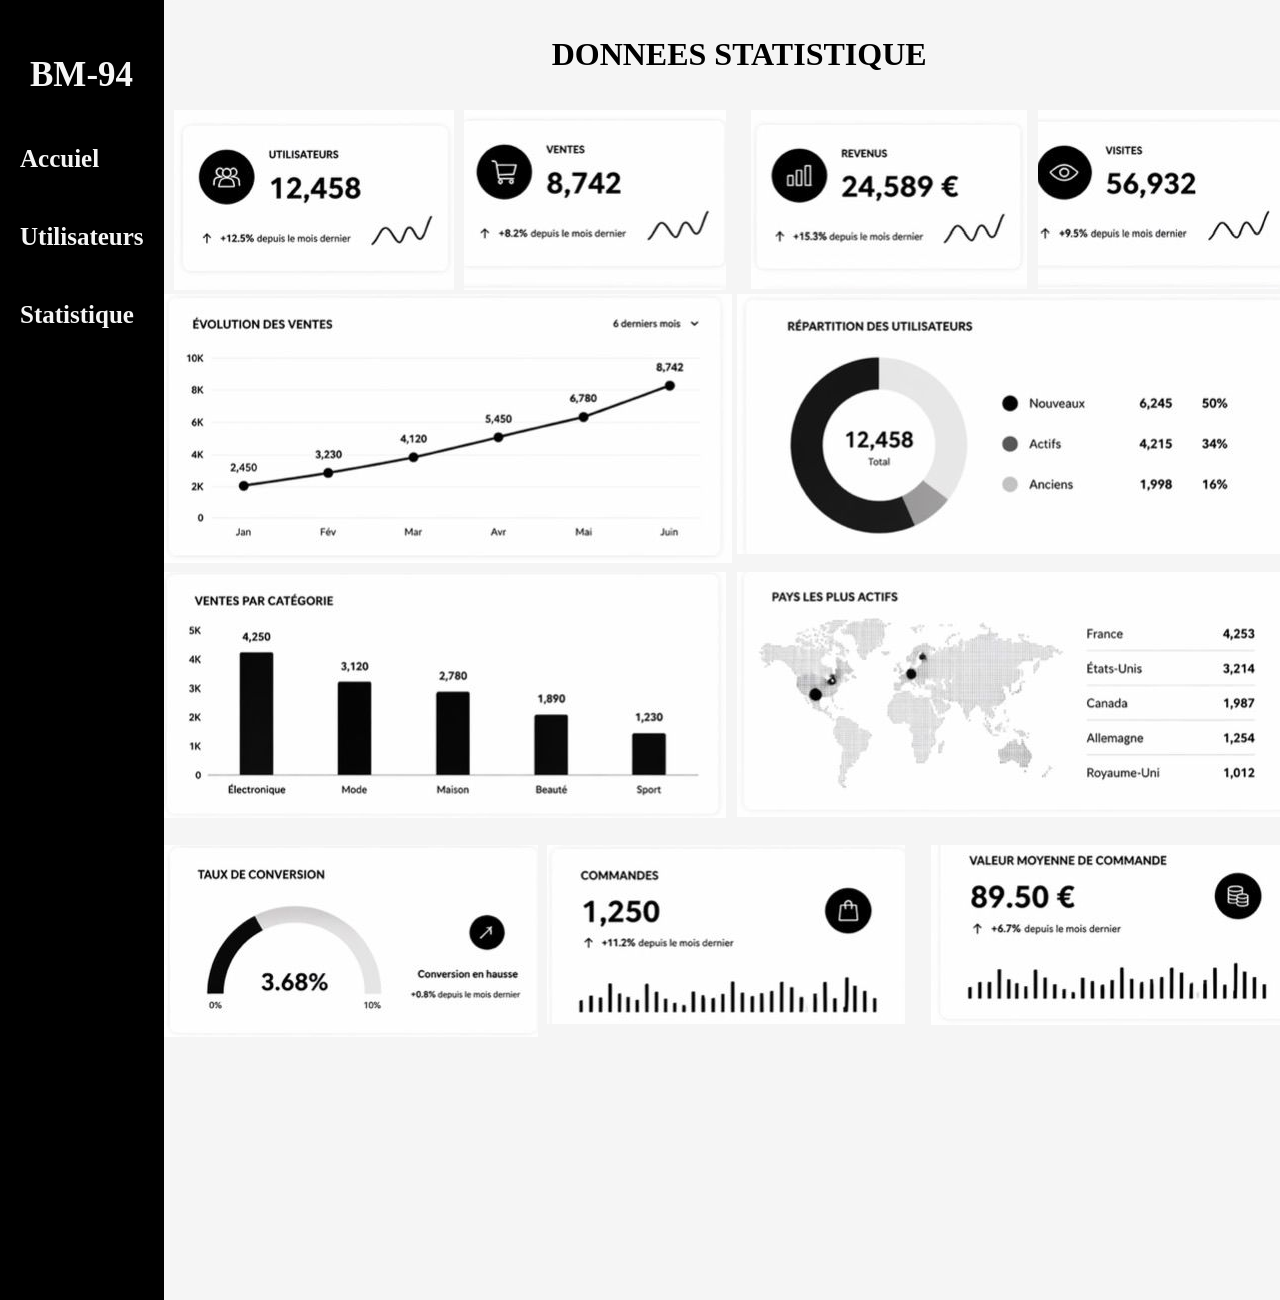
<file: statistique.html>
<!DOCTYPE html>
<html lang="en">
<head>
    <meta charset="UTF-8">
    <meta name="viewport" content="width=device-width, initial-scale=1.0">
    <link rel="stylesheet" href="statistique.css">
    <title>Document</title>
</head>
<body>
        <div class="barre">
        <div class="sidbar">
            <h3>BM-94</h3>
            <a href="index.html"><i class="fa-solid fa-house"></i>  Accuiel</a>
            <a href="utilisateur.html"> <i class="fa-solid fa-user"></i>  Utilisateurs</a>
            <a href="statistique.html"><i class="fa-solid fa-chart-line"></i>  Statistique</a>
        </div>
        <div class="contenue">
            <div class="header">
                <h1>DONNEES STATISTIQUE</h1>
            </div>
            <div class="sta">
                <div class="don">
                    <img src="media/uti.jpeg" alt="">
                </div>
                <div class="don">
                  <img src="media/vent.jpeg" alt="">
                </div>
                <div class="don">
                   <img src="media/revenu.jpeg" alt="">
                </div>
                <div class="don">
                   <img src="media/visites.jpeg" alt="">
                </div>
            </div>
            <div class="dia">
                <div class="gr">
                    <img src="media/dia1.jpeg" alt="">
                </div>
                <div class="gr">
<img src="media/dia2.jpeg" alt="">
                </div>
                <div class="gr">
<img src="media/dia3.jpeg" alt="">
                </div>
                <div class="gr">
<img src="media/dia4.jpeg" alt="">
                </div>
            </div>
            <div class="ba">
                <div class="bas">
                    <img src="media/bas 1.jpeg" alt="">
                </div>
                <div class="bas">
                    <img src="media/ba 2.jpeg" alt="">
                </div>
                <div class="bas">
                    <img src="media/bas3.jpeg" alt="">
                </div>
            </div>
        </div>
</body>
</html>
</file>
<file: statistique.css>
body{
    margin: 0;
    padding: 0;
    background-color: whitesmoke;
}
.barre{
    display: flex;
    
}
.sidbar{
    width: 250px;
    height: 140vh;
    background-color: black;
    color: whitesmoke;
    padding: 20px;
}
.sidbar a{
    display: block;
    color: whitesmoke;
    margin: 50px 0;
    text-decoration: none;
    font-weight: 900;
    font-size: 25px;
}
.sidbar a:hover{
    background-color: whitesmoke;
    padding-left: 5px;
    color: black;
}
.contenue{
    flex: 1;
    margin: 0;
    padding: 0;
}
.sidbar h3{
    font-weight: 900;
    font-size: 35px;
    margin-left: 10px;
    color: whitesmoke;
}
.contenue h1{
    color: black;
    justify-content: center;
    text-align: center;
}
.header{
    background-color: whitesmoke;
    padding: 15px;
    border-radius: 15px;
}
.sta{
    background-color: whitesmoke;
    display: grid;
    grid-template-columns: repeat(4,1fr);
    gap:10px;
    margin-left:10px;
}
.dia{
    display: grid;
    grid-template-columns: repeat(2,1fr);
    grid-template-rows: repeat(2,1fr);
    background-color: whitesmoke;
    gap: 5px;
    transition:0.3s;
}
.dia :hover{
 transform: scale(1.1);
}
.ba{
    display: grid;
    grid-template-columns: repeat(3,1fr);
     transition:0.3s;
}
.ba :hover{
     transform: scale(1.1);
}
.sta.don img {
    transition:0.3s;
}
.sta.don img :hover {
    transform: scale(1.1);
}
.sta.dia img {
    transition:0.3s;
}
.sta.dia img :hover {
    transform: scale(1.1);
}
</file>
